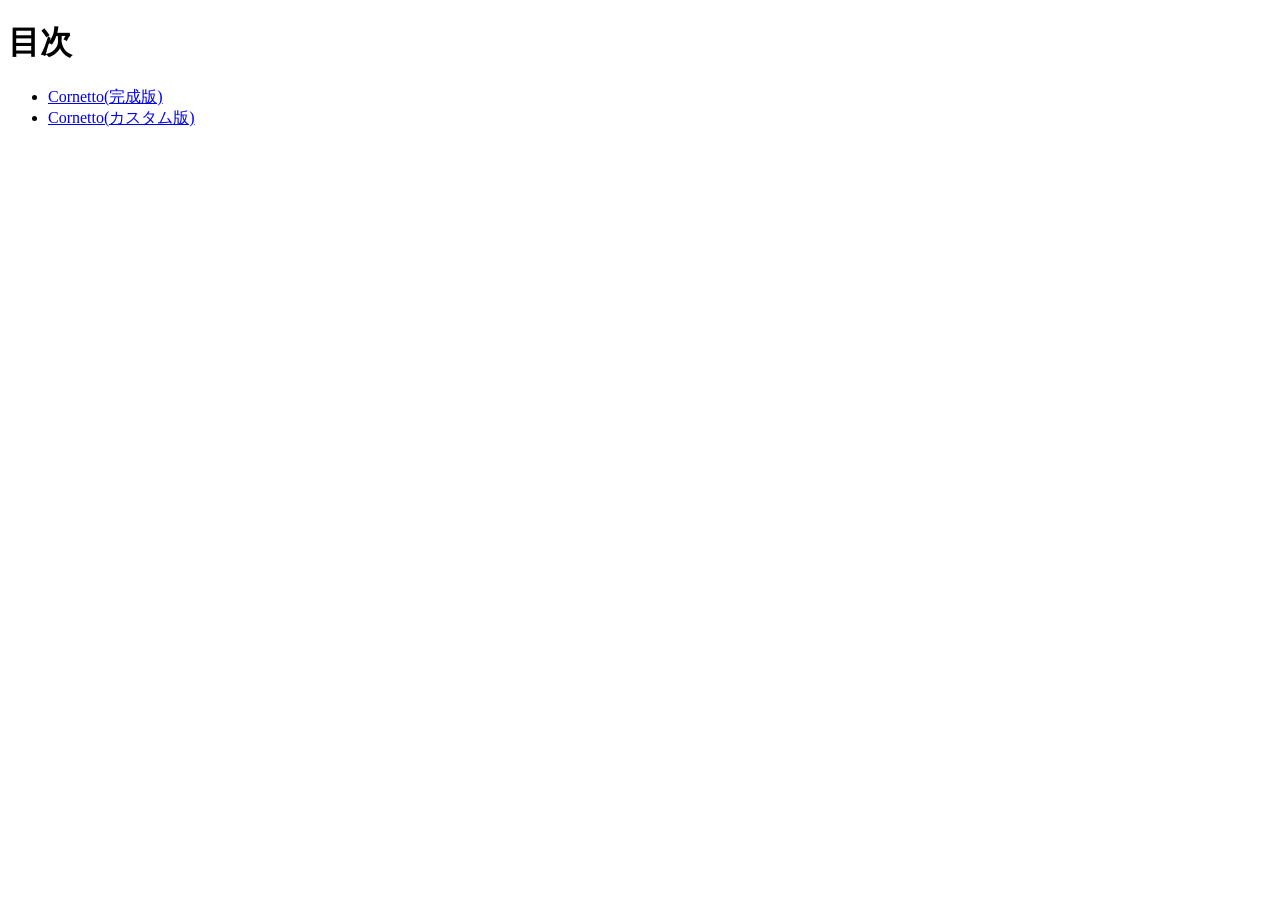
<file: index.html>
<!DOCTYPE html>
<html lang="ja">
<head>
  <meta charset="UTF-8">
  <title>20260903-hc</title>
</head>
<body>
  <h1>目次</h1>
  <ul>
    <li><a href="cornetto/index.html">Cornetto(完成版)</a></li>
    <li><a href="cornetto-custom/index.html">Cornetto(カスタム版)</a></li>
  </ul>
  
</body>
</html>
</file>
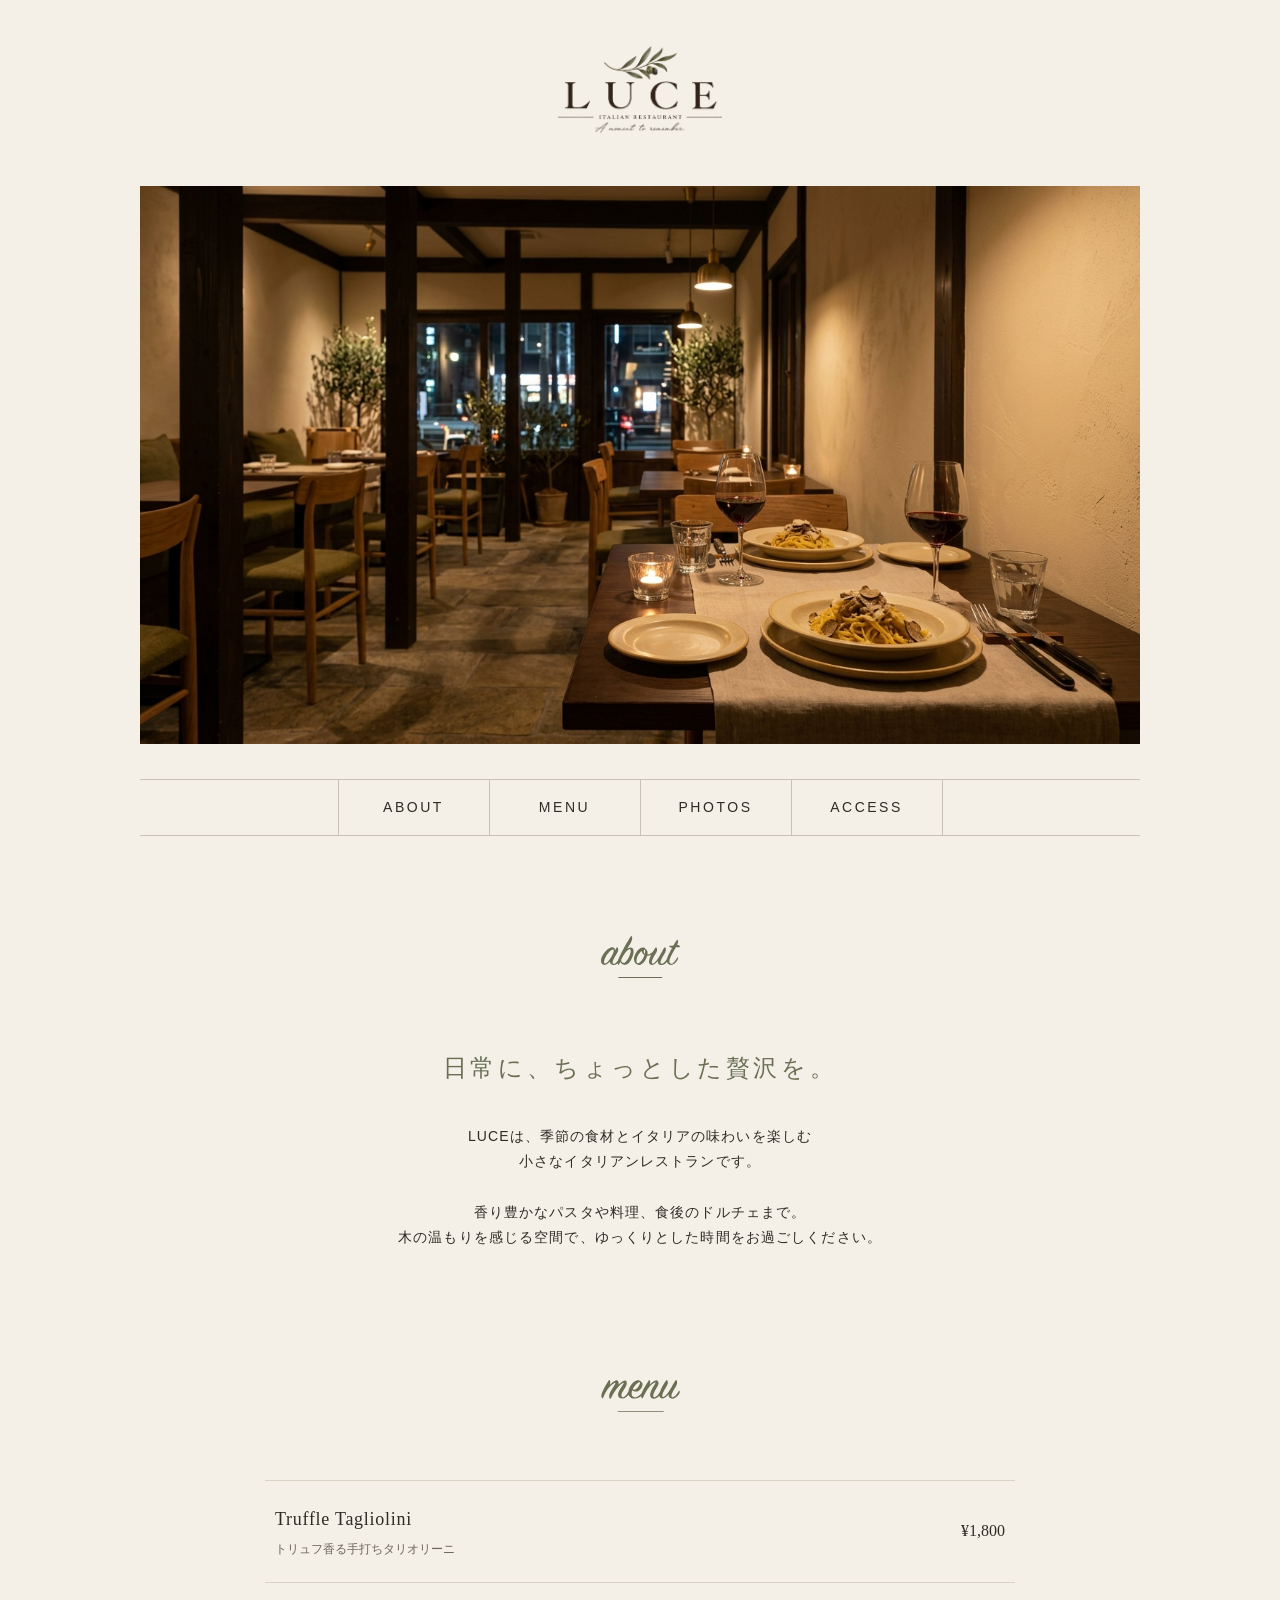
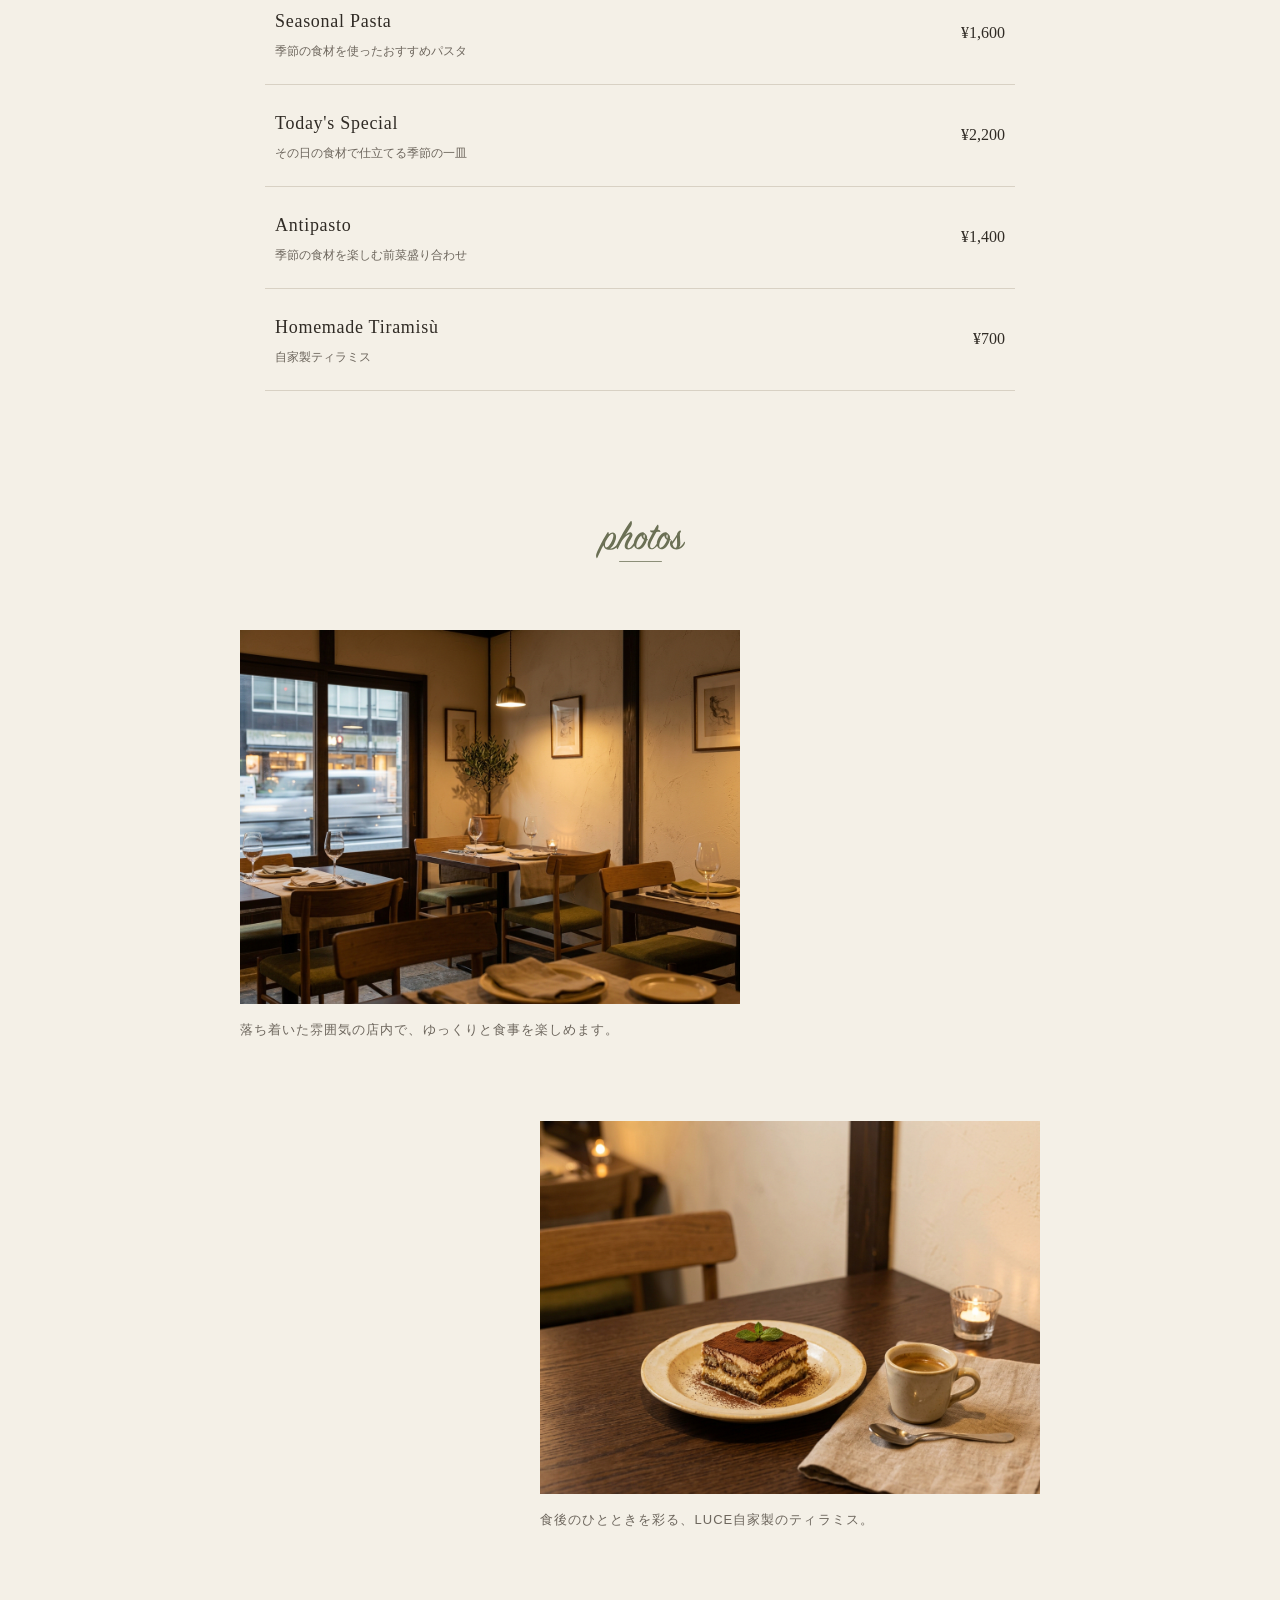
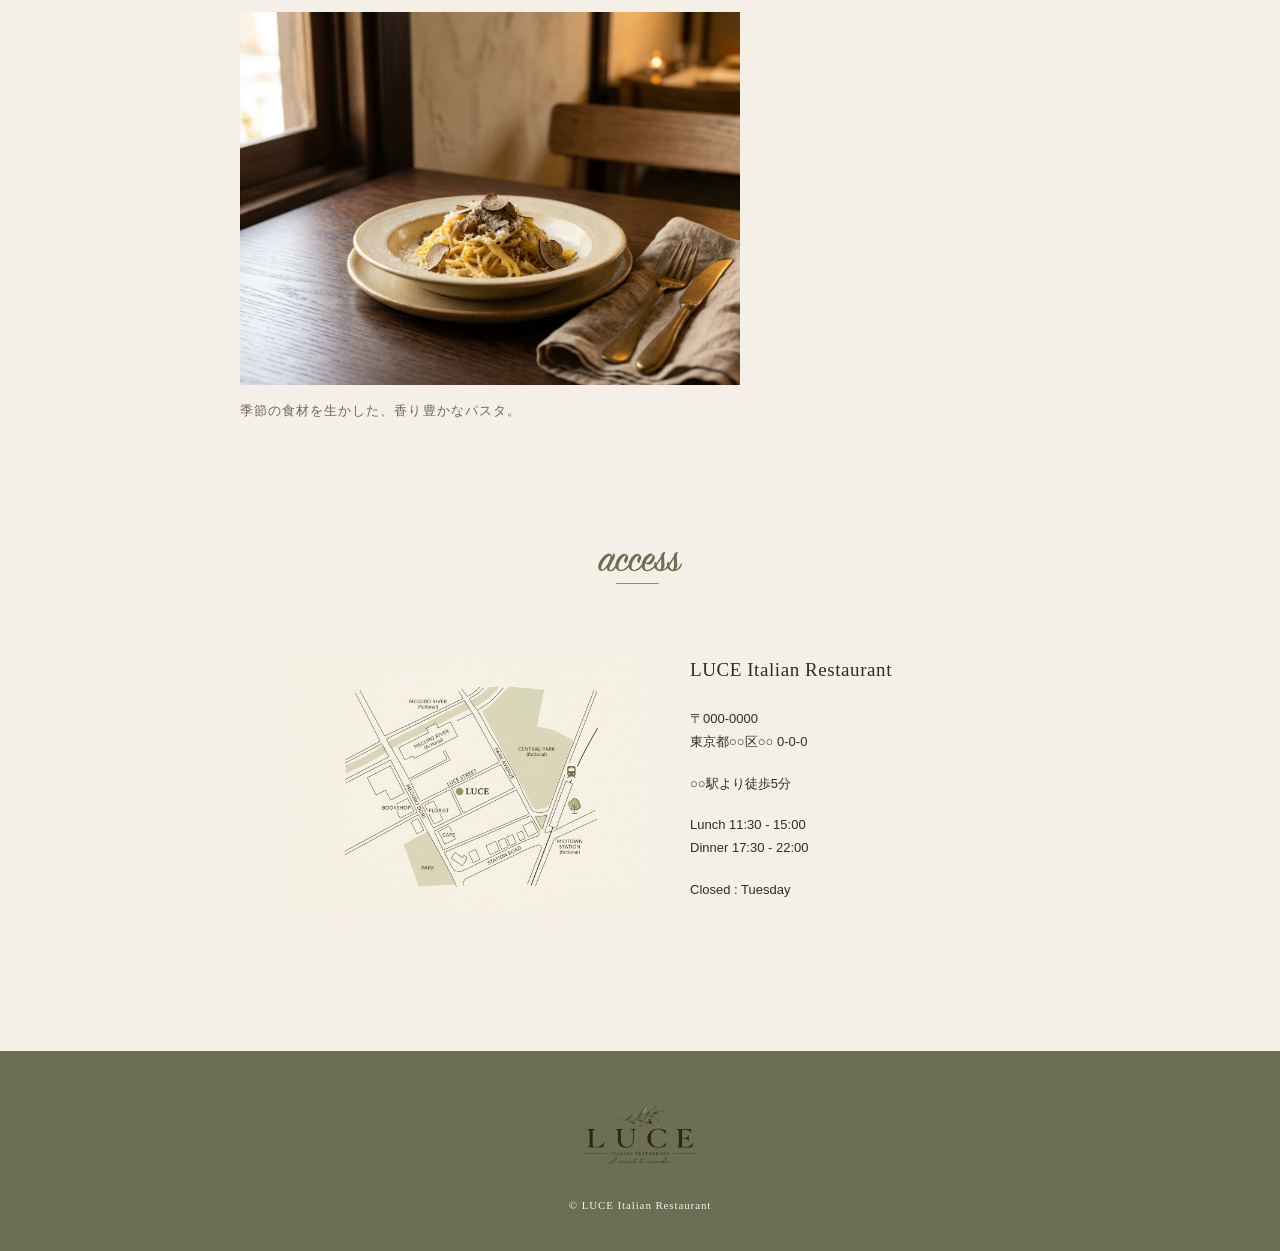
<file: cornetto-custom/index.html>
<!DOCTYPE html>
<html lang="ja">

<head>
  <meta charset="UTF-8">
  <meta name="viewport" content="width=device-width, initial-scale=1.0">
  <title>cornetto-custom</title>
  <link rel="stylesheet" href="css/style.css">
</head>

<body>

  <header class="header">
    <h1 class="logo">
      <img src="img/LUCE.png" alt="LUCE">
    </h1>
  </header>


  <main>

    <!-- メインビジュアル -->
    <div class="top">
      <img src="img/photo01.jpg" alt="LUCEの店内">
    </div>


    <!-- ナビゲーション -->
    <nav class="nav">
      <ul>
        <li><a href="#about">ABOUT</a></li>
        <li><a href="#menu">MENU</a></li>
        <li><a href="#photos">PHOTOS</a></li>
        <li><a href="#access">ACCESS</a></li>
      </ul>
    </nav>


    <!-- ABOUT -->
    <section id="about" class="about">

      <h2>
        <img src="img/ttl_about 1.svg" alt="ABOUT">
      </h2>

      <div class="about-text">

        <p class="lead">
          日常に、ちょっとした贅沢を。
        </p>

        <p>
          LUCEは、季節の食材とイタリアの味わいを楽しむ<br>
          小さなイタリアンレストランです。
        </p>

        <p>
          香り豊かなパスタや料理、食後のドルチェまで。<br>
          木の温もりを感じる空間で、ゆっくりとした時間をお過ごしください。
        </p>

      </div>

    </section>


    <!-- MENU -->
    <section id="menu" class="menu">

      <h2>
        <img src="img/ttl_menu 1.svg" alt="MENU">
      </h2>

      <ul class="menu-list">

        <li>
          <div>
            <h3>Truffle Tagliolini</h3>
            <p>トリュフ香る手打ちタリオリーニ</p>
          </div>
          <span>¥1,800</span>
        </li>

        <li>
          <div>
            <h3>Seasonal Pasta</h3>
            <p>季節の食材を使ったおすすめパスタ</p>
          </div>
          <span>¥1,600</span>
        </li>

        <li>
          <div>
            <h3>Today's Special</h3>
            <p>その日の食材で仕立てる季節の一皿</p>
          </div>
          <span>¥2,200</span>
        </li>

        <li>
          <div>
            <h3>Antipasto</h3>
            <p>季節の食材を楽しむ前菜盛り合わせ</p>
          </div>
          <span>¥1,400</span>
        </li>

        <li>
          <div>
            <h3>Homemade Tiramisù</h3>
            <p>自家製ティラミス</p>
          </div>
          <span>¥700</span>
        </li>

      </ul>

    </section>


    <!-- PHOTOS -->
<section id="photos" class="photos">

  <h2>
    <img src="img/ttl_photos 1.svg" alt="PHOTOS">
  </h2>

  <div class="photo-list">

    <figure class="photo-item photo-left">
      <img src="img/photo02.jpg" alt="LUCEの店内">
      <figcaption>落ち着いた雰囲気の店内で、ゆっくりと食事を楽しめます。</figcaption>
    </figure>

    <figure class="photo-item photo-right">
      <img src="img/photo03.jpg" alt="自家製ティラミス">
      <figcaption>食後のひとときを彩る、LUCE自家製のティラミス。</figcaption>
    </figure>

    <figure class="photo-item photo-left">
      <img src="img/photo05.jpg" alt="LUCEのパスタ">
      <figcaption>季節の食材を生かした、香り豊かなパスタ。</figcaption>
    </figure>

  </div>

</section>

    <!-- ACCESS -->
    <section id="access" class="access">

      <h2>
        <img src="img/ttl_access 1.svg" alt="ACCESS">
      </h2>

      <div class="access-content">

        <div class="map">
          <img src="img/photo06.jpg" alt="LUCE周辺地図">
        </div>

        <div class="access-text">

          <h3>LUCE Italian Restaurant</h3>

          <p>
            〒000-0000<br>
            東京都○○区○○ 0-0-0
          </p>

          <p>
            ○○駅より徒歩5分
          </p>

          <p>
            Lunch 11:30 - 15:00<br>
            Dinner 17:30 - 22:00
          </p>

          <p>
            Closed : Tuesday
          </p>

        </div>

      </div>

    </section>

  </main>


  <!-- footer -->
  <footer class="footer">

    <div class="footer-logo">
      <img src="img/LUCE.png" alt="LUCE">
    </div>

    <p>© LUCE Italian Restaurant</p>

  </footer>

</body>

</html>
</file>
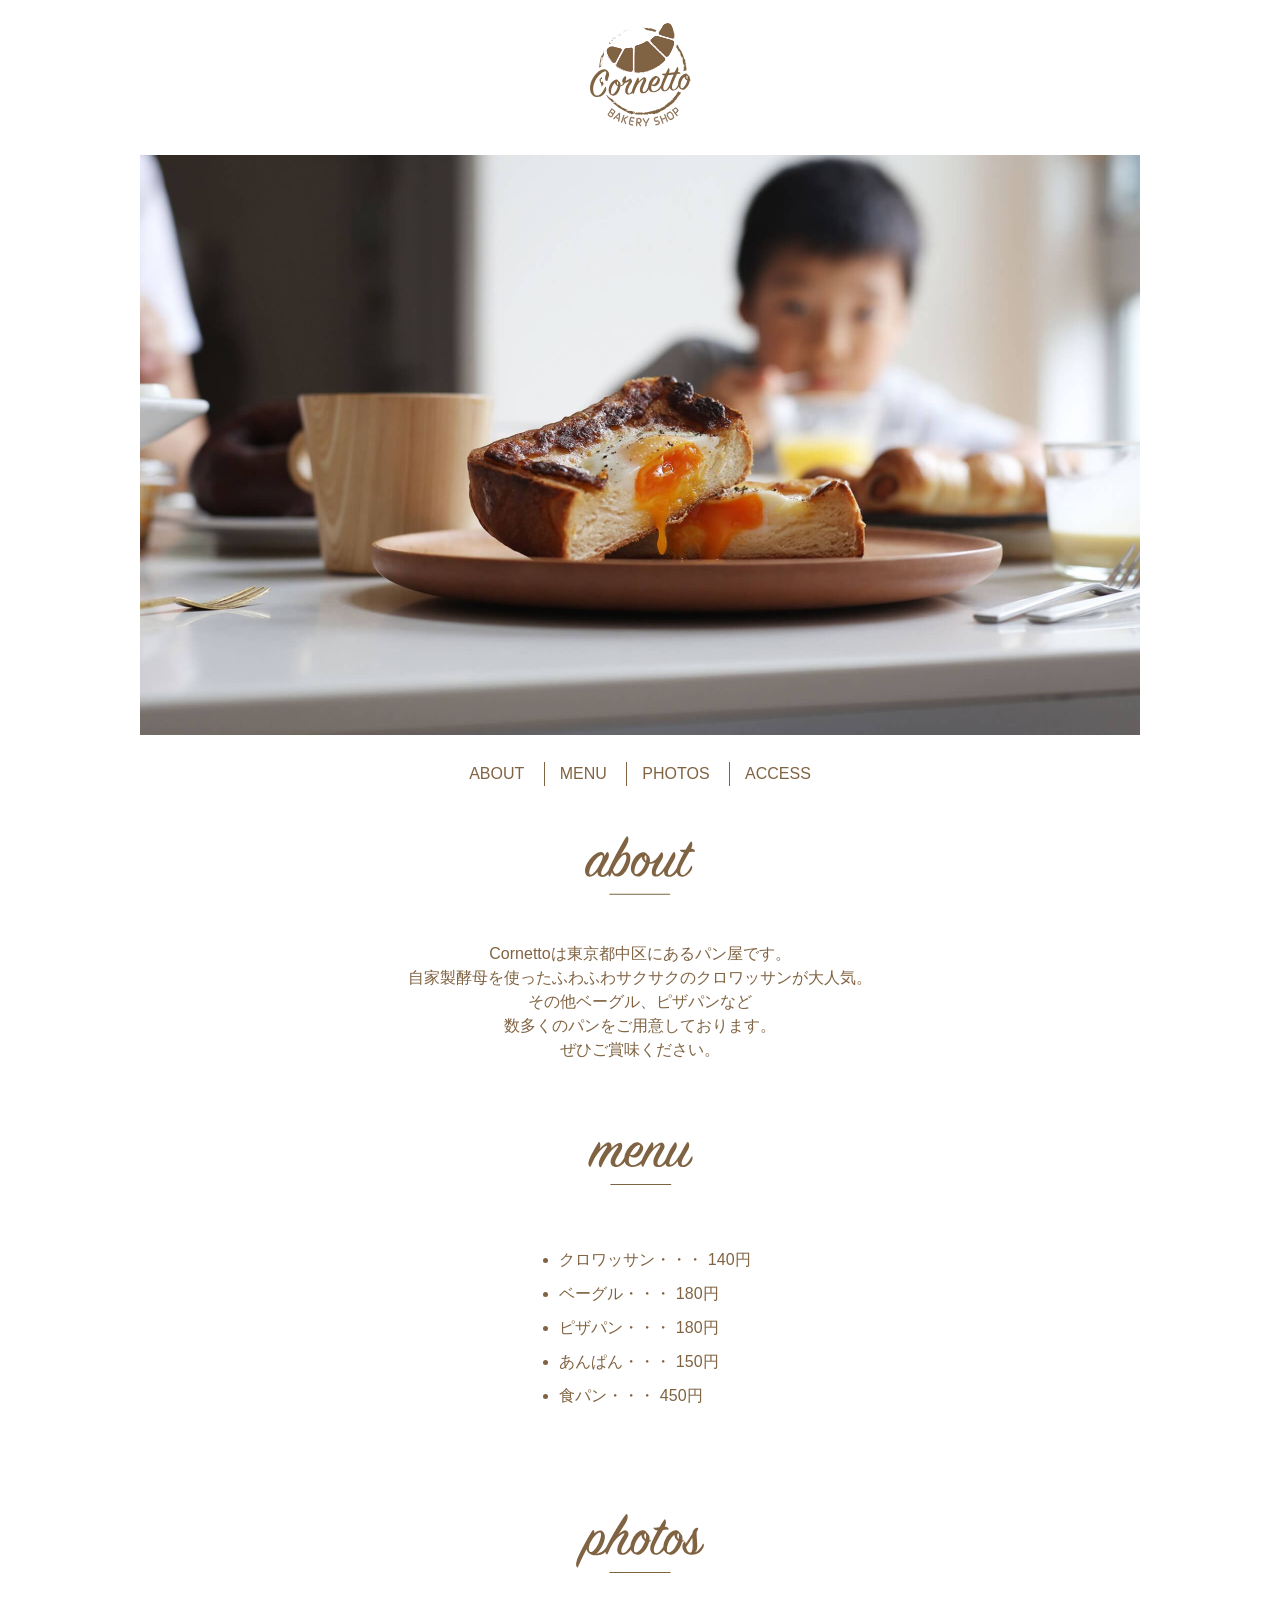
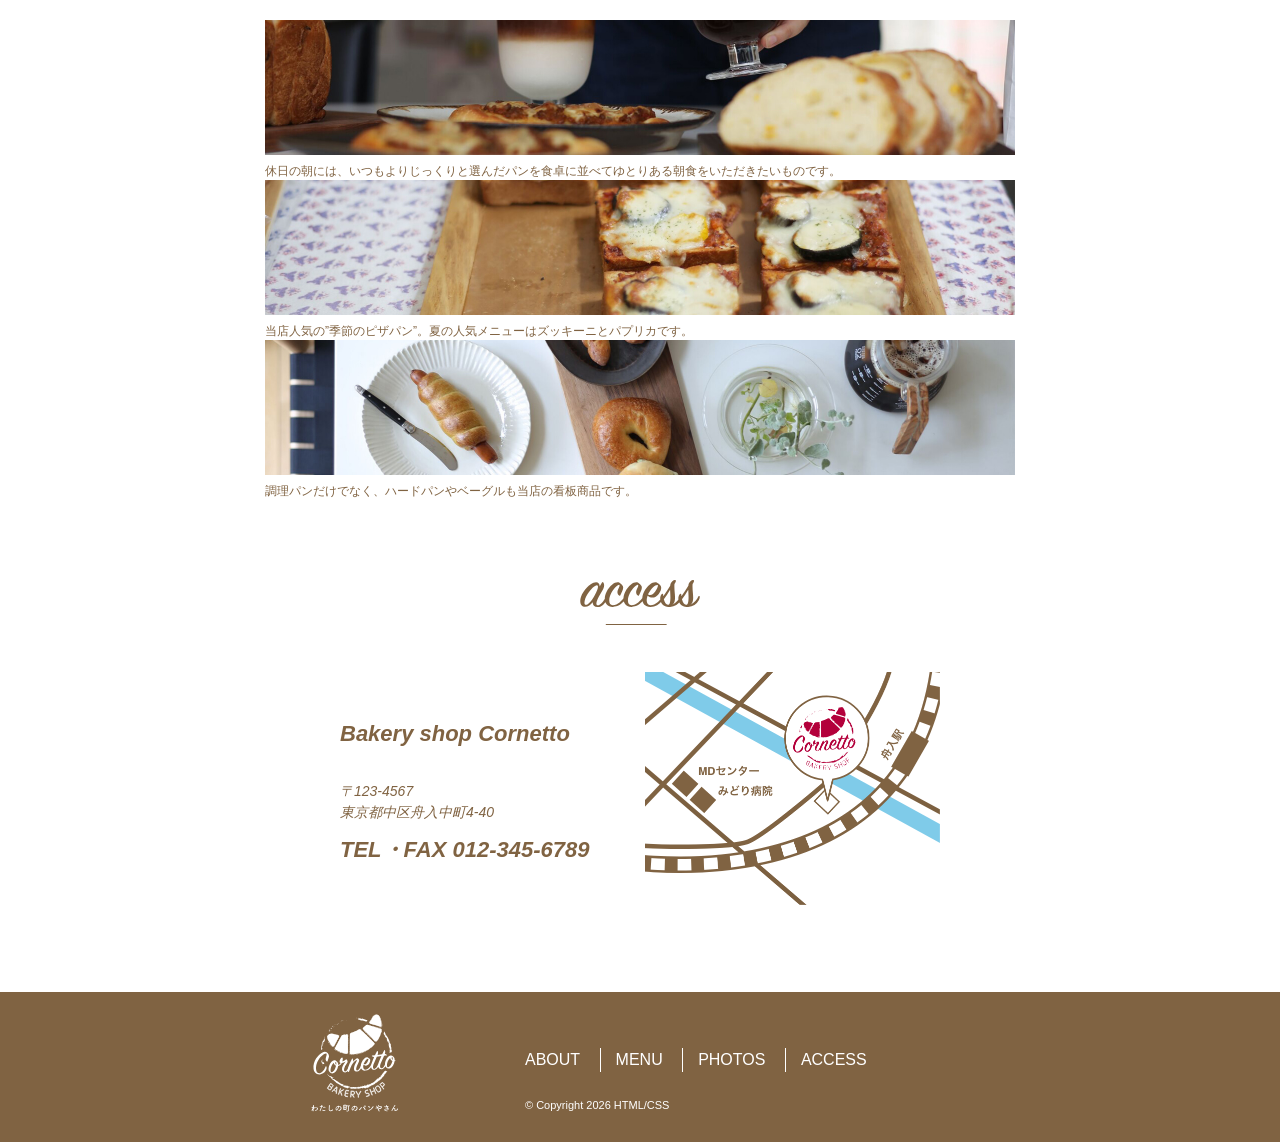
<file: cornetto/index.html>
<!doctype html>
<html lang="ja">

<head>
  <meta charset="utf-8">
  <title>20260827-hc_Cornetto</title>
  <meta name="keywords" content="焼き立て,パン,こだわり,東京都">
  <meta name="description" content="焼きたてパン屋Cornettoのホームページです。">
  <link rel="stylesheet" href="css/normalize.css">
  <link rel="stylesheet" href="css/style.css">
</head>

<body>
  <!-- ヘッダーエリア -->
  <header class="header">
    <h1 class="logo">
      <img src="img/logo.svg" alt="Cornetto">
    </h1>
  </header>

  <!-- メインエリア -->
  <main class="main">
    <!-- メインイメージ -->
    <figure class="top">
      <img src="img/top.jpg" alt="Cornettoのパン">
    </figure>

    <!-- ナビゲーション -->
    <nav class="nav">
      <ul class="nav-list">
        <li><a href="#about">about</a></li>
        <li><a href="#menu">menu</a></li>
        <li><a href="#photos">photos</a></li>
        <li><a href="#access">access</a></li>
      </ul>
    </nav>

    <!-- aboutセクション -->
    <section id="about" class="section about">
      <h2 class="heading">
        <img src="img/ttl_about.svg" alt="about">
      </h2>
      <p>
        Cornettoは東京都中区にあるパン屋です。<br>
        自家製酵母を使ったふわふわサクサクのクロワッサンが大人気。<br>
        その他ベーグル、ピザパンなど<br>
        数多くのパンをご用意しております。<br>
        ぜひご賞味ください。
      </p>
    </section>

    <!-- menuセクション -->
    <section id="menu" class="section menu">
      <h2 class="heading">
        <img src="img/ttl_menu.svg" alt="menu">
      </h2>
      <ul class="menu-list">
        <li>クロワッサン・・・ 140円</li>
        <li>ベーグル・・・ 180円</li>
        <li>ピザパン・・・ 180円</li>
        <li>あんぱん・・・ 150円</li>
        <li>食パン・・・ 450円</li>
      </ul>
    </section>

    <!-- photosセクション -->
    <section id="photos" class="section photos">
      <h2 class="heading">
        <img src="img/ttl_photos.svg" alt="photos">
      </h2>
      <ul class="photos-list">
        <li>
          <figure>
            <img src="img/photos_01.jpg" alt="ゆとりある朝食">
            <figcaption>休日の朝には、いつもよりじっくりと選んだパンを食卓に並べてゆとりある朝食をいただきたいものです。</figcaption>
          </figure>
        </li>
        <li>
          <figure>
            <img src="img/photos_02.jpg" alt="季節のピザパン">
            <figcaption>当店人気の”季節のピザパン”。夏の人気メニューはズッキーニとパプリカです。</figcaption>
          </figure>
        </li>
        <li>
          <figure>
            <img src="img/photos_03.jpg" alt="ハードパンやベーグル">
            <figcaption>調理パンだけでなく、ハードパンやベーグルも当店の看板商品です。</figcaption>
          </figure>
        </li>
      </ul>
    </section>

    <!-- accessセクション -->
    <section id="access" class="section access">
      <h2 class="heading">
        <img src="img/ttl_access.svg" alt="access">
      </h2>
      <div class="access-row">
        <address class="access-address">
          <strong>Bakery shop Cornetto</strong><br>
          〒123-4567<br>
          東京都中区舟入中町4-40<br>
          <strong>TEL・FAX 012-345-6789</strong>
        </address>

        <figure class="access-map">
          <img src="img/map.png" alt="店舗周辺地図">
        </figure>
      </div> <!-- /.access-row -->
    </section>
  </main>

<!-- フッターエリア -->
  <footer class="footer">
    <div class="footer-container">
      <p class="footer-logo">
       <img src="img/logo_w.svg" alt="Cornetto"></p>
      <div class="footer-body">
        <nav class="footer-nav">
          <ul class="footer-nav-list">
            <li><a href="#about">about</a></li>
            <li><a href="#menu">menu</a></li>
            <li><a href="#photos">photos</a></li>
            <li><a href="#access">access</a></li>
          </ul>
        </nav>
        <p class="copyright">
          <small>&copy; Copyright 2026 HTML/CSS</small></p>
      </div> <!-- /.footer-body -->
    </div> <!-- /.footer-container -->
  </footer>
</body>

</html>
</file>
<file: cornetto-custom/css/style.css>
@charset "UTF-8";


/* ------------------------------
   全体
------------------------------ */

html {
  scroll-behavior: smooth;
}

body {
  margin: 0;
  padding: 0;
  background-color: #F4F0E7;
  color: #302B25;
  font-family:
    "Helvetica Neue",
    "Hiragino Kaku Gothic ProN",
    "Yu Gothic",
    sans-serif;
  line-height: 1.8;
}


/* ------------------------------
   header
------------------------------ */

.header {
  width: 1000px;
  margin: 0 auto;
  padding: 35px 0 25px;
  text-align: center;
}

.logo {
  margin: 0;
}

.logo img {
  width: auto;
  height: 107px;
  display: inline-block;
  object-fit: contain;
}


/* ------------------------------
   main
------------------------------ */

main {
  width: 1000px;
  margin: 0 auto;
}


/* ------------------------------
   メインビジュアル
------------------------------ */

.top {
  width: 100%;
  margin: 0 0 35px;
}

.top img {
  display: block;
  width: 100%;
  height: auto;
}


/* ------------------------------
   navigation
------------------------------ */

.nav {
  margin: 0 0 100px;
  border-top: 1px solid #C8C1B5;
  border-bottom: 1px solid #C8C1B5;
}

.nav ul {
  display: flex;
  justify-content: center;
  margin: 0;
  padding: 0;
  list-style: none;
}

.nav li {
  width: 150px;
  text-align: center;
  border-left: 1px solid #C8C1B5;
}

.nav li:last-child {
  border-right: 1px solid #C8C1B5;
}

.nav a {
  display: block;
  padding: 15px 10px;
  color: #302B25;
  text-decoration: none;
  font-size: 14px;
  letter-spacing: 0.18em;
  transition: 0.3s;
}

.nav a:hover {
  color: #6B7055;
}


/* ------------------------------
   section 共通
------------------------------ */

section {
  margin-bottom: 130px;
}

section h2 {
  margin: 0 0 55px;
  text-align: center;
}

section h2 img {
  display: inline-block;
  max-width: 100%;
  height: auto;
}


/* ------------------------------
   ABOUT
------------------------------ */

.about {
  text-align: center;
}

.about-text {
  font-size: 14px;
  letter-spacing: 0.08em;
}

.about-text p {
  margin: 0 0 25px;
}

.about-text .lead {
  margin-bottom: 35px;
  font-size: 24px;
  font-weight: 500;
  letter-spacing: 0.15em;
  color: #6B7055;
}


/* ------------------------------
   MENU
------------------------------ */

.menu {
  width: 750px;
  margin-left: auto;
  margin-right: auto;
}

.menu-list {
  margin: 0;
  padding: 0;
  list-style: none;
}

.menu-list li {
  display: flex;
  justify-content: space-between;
  align-items: center;
  padding: 22px 10px;
  border-bottom: 1px solid #D8D1C4;
}

.menu-list li:first-child {
  border-top: 1px solid #D8D1C4;
}

.menu-list h3 {
  margin: 0 0 3px;
  font-family: Georgia, "Times New Roman", serif;
  font-size: 18px;
  font-weight: normal;
  letter-spacing: 0.04em;
}

.menu-list p {
  margin: 0;
  font-size: 12px;
  color: #6D665D;
}

.menu-list span {
  font-family: Georgia, "Times New Roman", serif;
  font-size: 16px;
  white-space: nowrap;
}


/* ------------------------------
   PHOTOS
------------------------------ */

.photos {
  width: 800px;
  margin-left: auto;
  margin-right: auto;
}

.photo-list {
  display: flex;
  flex-direction: column;
  gap: 80px;
}

.photo-item {
  width: 500px;
  margin: 0;
}

.photo-item img {
  display: block;
  width: 100%;
  height: auto;
}

.photo-item figcaption {
  margin-top: 14px;
  color: #6D665D;
  font-size: 13px;
  letter-spacing: 0.08em;
  line-height: 1.8;
}


/* 1枚目・3枚目 → 左寄せ */

.photo-left {
  align-self: flex-start;
}


/* 2枚目 → 右寄せ */

.photo-right {
  align-self: flex-end;
}


/* ------------------------------
   ACCESS
------------------------------ */

.access {
  width: 700px;
  margin-left: auto;
  margin-right: auto;
}

.access-content {
  display: flex;
  gap: 40px;
  align-items: flex-start;
}

.map {
  width: 360px;
  flex-shrink: 0;
}

.map img {
  display: block;
  width: 100%;
  height: auto;
}

.access-text {
  flex: 1;
  font-size: 13px;
}

.access-text h3 {
  margin: 0 0 20px;
  font-family: Georgia, "Times New Roman", serif;
  font-size: 19px;
  font-weight: normal;
  letter-spacing: 0.03em;
}

.access-text p {
  margin: 0 0 18px;
}


/* ------------------------------
   footer
------------------------------ */

.footer {
  width: 100%;
  margin-top: 120px;
  padding: 45px 0 35px;
  background-color: #6B7055;
  color: #F4F0E7;
  text-align: center;
}

.footer-logo img {
  width: auto;
  height: 75px;
  object-fit: contain;
  margin-bottom: 15px;
}

.footer p {
  margin: 0;
  font-family: Georgia, "Times New Roman", serif;
  font-size: 11px;
  letter-spacing: 0.08em;
}
</file>
<file: cornetto/css/style.css>
@charset "UTF-8";

/* 初期スタイル調整 */
* {
    box-sizing: border-box;
}

/* body全体の初期スタイル調整 */
body {
    font-family: -apple-system, BlinkMacSystemFont, "Helvetica Neue", YuGothic, "ヒラギノ角ゴ ProN W3", "Hiragino Kaku Gothic ProN", Arial, "メイリオ", Meiryo, sans-serif;
    
    font-size: 16px;
    line-height: 1.5;
    color: #806342;
    background-color: #fff;
}

/* 各要素の初期スタイル調整 */
h1, h2 {
    margin-top: 0;
    margin-bottom: 30px;
    line-height: 1.2;
}

a {
    color: #806342;
    text-decoration: none;
}
a:hover {
    text-decoration: underline;
}

p {
    margin-top: 0;
    margin-bottom: 1em;
}

ul {
    margin: 1em 0;
    padding: 0;
    list-style: none;
}

figure {
    margin: 0;
}

img {
    max-width: 100%;
    height: auto;
}

address {
    font-style: none;
}

/* ヘッダーエリア */
.header {
    width: 1000px;
    margin: 0 auto;
    padding: 20px 0;
}

/* ロゴ */
.logo {
    margin: 0;
    text-align: center;
}

/* メインエリア */
.main {
    width: 1000px;
    margin: 0 auto;
}

/* メインイメージ */
.top {
    margin-bottom: 20px;
    text-align: center;
}

/* ナビゲーション */
.nav {
    margin-bottom: 50px;
    text-align: center;
}

.nav-list li {
    display: inline-block;
    margin: 0;
    border-left: 1px solid #806342;
}

.nav-list li:first-child {
    border-left: none;
}

.nav-list a {
    display: inline-block;
    padding: 0 15px;
    line-height: 1.2;
    text-transform: uppercase;
}
/* セクション */
.section {
    margin: 0 auto 80px;
}

/* 見出し */
.heading {
    margin-bottom: 40px;
    text-align: center;
}

/* セクション about */
.about {
    text-align: center;
}

/* セクション menu */
.menu {
    text-align: center;
}

.menu-list {
    display: inline-block;
    margin-left: 30px;
    list-style: disc;
    text-align: left;
}

.menu-list li {
    margin-bottom: 10px;
}

/* セクション photos */
.photos {
    width: 750px;
}

.photos-list {
    margin-bottom: 30px;
}

.photos figcaption {
    font-size: 12px;
}

/* セクション access */
.access {
    width: 600px;
}

.access-row {
    display: flex;
    justify-content: space-between;
    align-items: center;
    margin: 0 auto;
}

.access-address {
    font-size: 14px;
}

.access-address strong {
    display: block;
    margin: 10px 0;
    font-size: 22px;
}

.access-map {
    flex: 0 1 295px;
    max-width: 295px;
}

/* フッターエリア */
.footer {
    min-width: 1000px;
    margin: 0 auto;
    padding: 20px 0;
    background-color: #806342;
}

.footer-container {
    display: flex;
    width: 660px;
    margin: 0 auto;
}

.footer-logo {
    flex: 0 1 200px;
    max-width: 200px;
    margin: 0 ;
}

.footer-body {
    flex: 0 1 auto;
    padding-top: 20px;
}

.footer-nav {
    margin-bottom: 20px;
}

.footer-nav-list li {
    display: inline-block;
    margin: 0;
    border-left: 1px solid #fff;
}

.footer-nav-list li:first-child {
    border-left: none;
}

.footer-nav-list li:first-child {
    border-left: none;
   
}

.footer-nav-list a {
    display: inline-block;
    padding: 0 15px;
    line-height: 1.2;
    color: #fff;
    text-transform: uppercase;
}

/* コピーライト */
.copyright {
    color: #fff;
    margin: 0;
    padding-left: 15px;
}

.copyright small {
    font-size: 11px;
}
</file>
